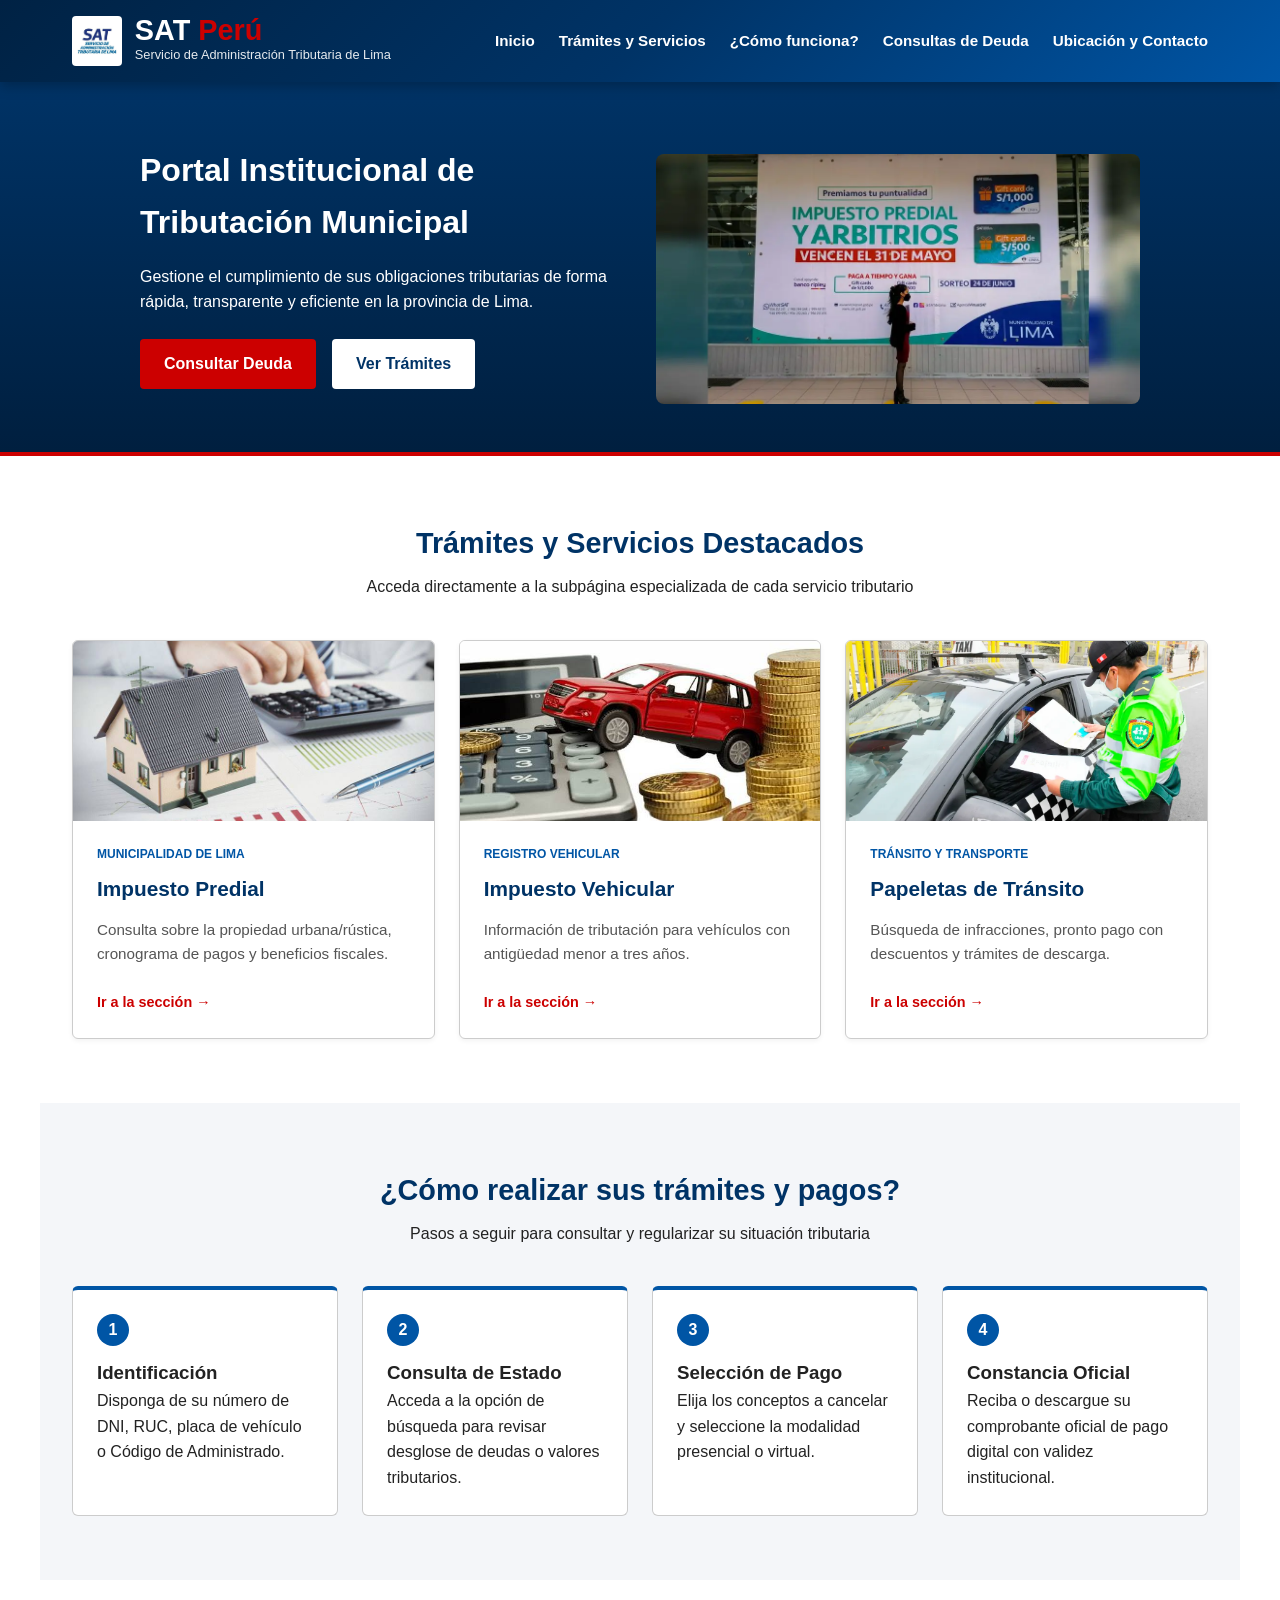
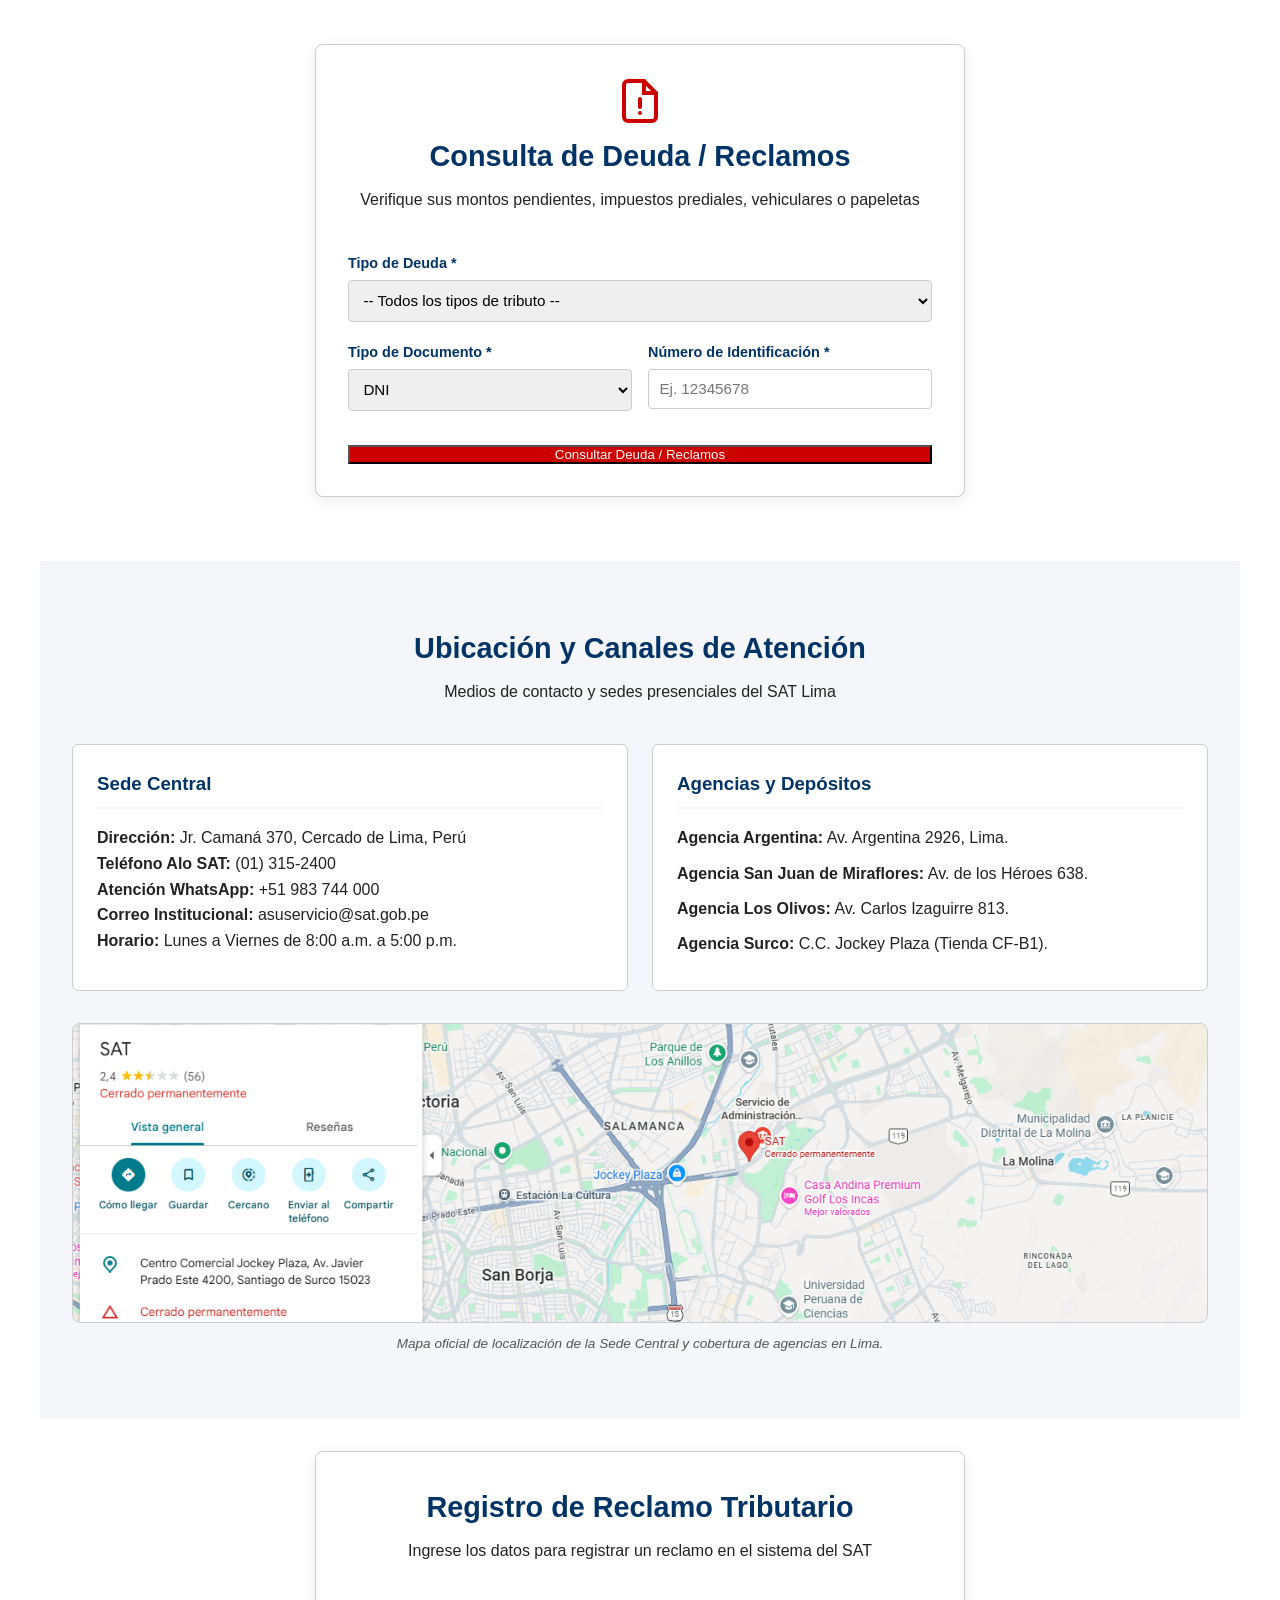
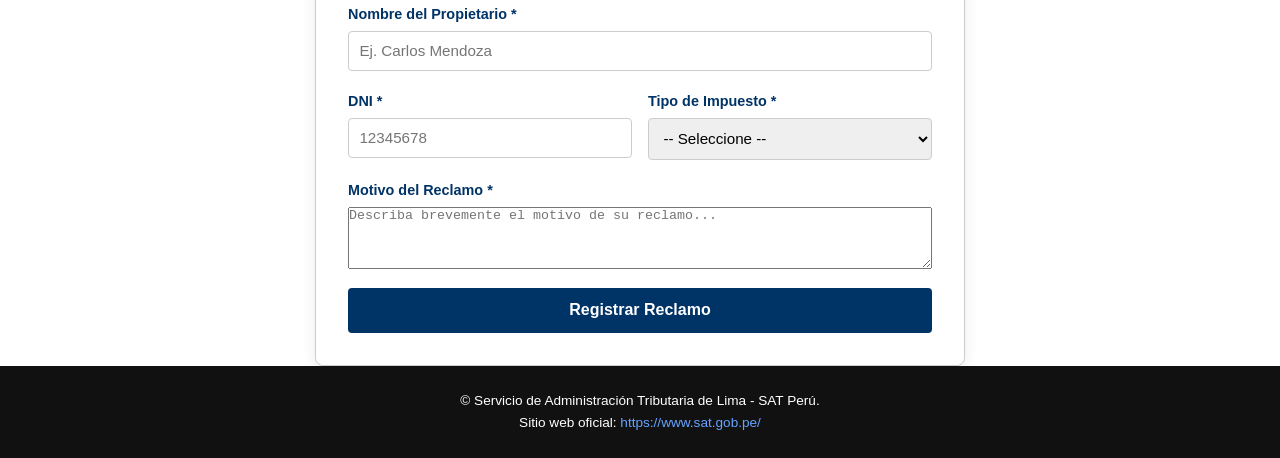
<file: index.html>
<!DOCTYPE html>
<html lang="es">
<head>
    <meta charset="UTF-8">
    <meta name="viewport" content="width=device-width, initial-scale=1.0">
    <meta name="description" content="Servicio de Administración Tributaria de Lima - SAT Perú. Portal de trámites y tributación municipal.">
    <title>SAT Perú - Servicio de Administración Tributaria de Lima</title>
    <link rel="stylesheet" href="css/styles.css">
</head>
<body>

    <!-- Encabezado y Navegación Principal -->
    <header class="main-header">
        <div class="header-container">
            <div class="brand">
                <div class="img-container logo-container">
                    <img src="img/SAT_logo.jpg" alt="Logo SAT Perú" class="adaptive-img">
                </div>
                <div>
                    <h1>SAT <span>Perú</span></h1>
                    <p class="tagline">Servicio de Administración Tributaria de Lima</p>
                </div>
            </div>
            <nav class="main-nav">
    <ul>
        <li><a href="index.html">Inicio</a></li>
        <li><a href="#servicios">Trámites y Servicios</a></li>
        <li><a href="#como-funciona">¿Cómo funciona?</a></li>
        <li><a href="#consultas">Consultas de Deuda</a></li>
        <li><a href="#contacto">Ubicación y Contacto</a></li>
        <!-- NUEVO: Enlace dinámico al Panel -->
        <li id="item-panel" style="display: none;"><a href="panel.html" style="color: #ffc107; font-weight: bold;">Panel de Gestión</a></li>
    </ul>
    <div id="user-info"></div>
</nav>
        </div>
    </header>

    <main>
        <!-- 1. INICIO: Hero Banner con <picture> adaptativo -->
        <section id="inicio" class="hero-section">
            <div class="hero-container">
                <div class="hero-content">
                    <h2>Portal Institucional de Tributación Municipal</h2>
                    <p>Gestione el cumplimiento de sus obligaciones tributarias de forma rápida, transparente y eficiente en la provincia de Lima.</p>
                    <div class="hero-buttons">
                        <a href="#consultas" class="btn btn-primary">Consultar Deuda</a>
                        <a href="#servicios" class="btn btn-secondary">Ver Trámites</a>
                    </div>
                </div>
                <!-- Requerimiento: Imagen adaptativa usando <picture> -->
                <div class="img-container hero-img-container">
                    <picture>
                        <source media="(max-width: 600px)" srcset="img/BannerInicio.jpg">
                        <img src="img/BannerInicio.jpg" alt="Banner Principal SAT" class="adaptive-img">
                    </picture>
                </div>
            </div>
        </section>

        <!-- 2. SERVICIOS / TRÁMITES -->
        <section id="servicios" class="section-container">
            <div class="section-title">
                <h2>Trámites y Servicios Destacados</h2>
                <p>Acceda directamente a la subpágina especializada de cada servicio tributario</p>
            </div>

            <div class="services-nav-grid">
                <a href="ImpuestoPredial.html" class="nav-card">
                    <div class="img-container card-img-container">
                        <img src="img/ImpuestoPredial.jpg" alt="Imagen Impuesto Predial" class="adaptive-img">
                    </div>
                    <div class="card-body">
                        <span class="card-tag">Municipalidad de Lima</span>
                        <h3>Impuesto Predial</h3>
                        <p>Consulta sobre la propiedad urbana/rústica, cronograma de pagos y beneficios fiscales.</p>
                        <span class="card-link">Ir a la sección &rarr;</span>
                    </div>
                </a>

                <a href="ImpuestoVehicular.html" class="nav-card">
                    <div class="img-container card-img-container">
                        <img src="img/ImpuestoVehicular.jpg" alt="Imagen Impuesto Vehicular" class="adaptive-img">
                    </div>
                    <div class="card-body">
                        <span class="card-tag">Registro Vehicular</span>
                        <h3>Impuesto Vehicular</h3>
                        <p>Información de tributación para vehículos con antigüedad menor a tres años.</p>
                        <span class="card-link">Ir a la sección &rarr;</span>
                    </div>
                </a>

                <a href="Papeletas.html" class="nav-card">
                    <div class="img-container card-img-container">
                        <img src="img/Papeletas.jpg" alt="Imagen Papeletas de Tránsito" class="adaptive-img">
                    </div>
                    <div class="card-body">
                        <span class="card-tag">Tránsito y Transporte</span>
                        <h3>Papeletas de Tránsito</h3>
                        <p>Búsqueda de infracciones, pronto pago con descuentos y trámites de descarga.</p>
                        <span class="card-link">Ir a la sección &rarr;</span>
                    </div>
                </a>
            </div>
        </section>

        <!-- 3. CÓMO FUNCIONA -->
        <section id="como-funciona" class="section-container bg-light">
            <div class="section-title">
                <h2>¿Cómo realizar sus trámites y pagos?</h2>
                <p>Pasos a seguir para consultar y regularizar su situación tributaria</p>
            </div>
            <div class="steps-grid">
                <div class="step-card">
                    <span class="step-number">1</span>
                    <h3>Identificación</h3>
                    <p>Disponga de su número de DNI, RUC, placa de vehículo o Código de Administrado.</p>
                </div>
                <div class="step-card">
                    <span class="step-number">2</span>
                    <h3>Consulta de Estado</h3>
                    <p>Acceda a la opción de búsqueda para revisar desglose de deudas o valores tributarios.</p>
                </div>
                <div class="step-card">
                    <span class="step-number">3</span>
                    <h3>Selección de Pago</h3>
                    <p>Elija los conceptos a cancelar y seleccione la modalidad presencial o virtual.</p>
                </div>
                <div class="step-card">
                    <span class="step-number">4</span>
                    <h3>Constancia Oficial</h3>
                    <p>Reciba o descargue su comprobante oficial de pago digital con validez institucional.</p>
                </div>
            </div>
        </section>

<!-- 4. RF-33.1 FORMULARIO Y RF-33.2 TABLA DE RESULTADOS -->
<section id="consultas" class="section-container">
    <div class="form-wrapper">
        <div class="section-title">
            <div class="svg-alert-icon">
                <svg viewBox="0 0 24 24" width="48" height="48" fill="none" stroke="currentColor" stroke-width="2" stroke-linecap="round">
                    <path d="M14 2H6a2 2 0 0 0-2 2v16a2 2 0 0 0 2 2h12a2 2 0 0 0 2-2V8z"></path>
                    <polyline points="14 2 14 8 20 8"></polyline>
                    <line x1="12" y1="18" x2="12.01" y2="18" class="pulse-dot"></line>
                    <line x1="12" y1="11" x2="12" y2="15"></line>
                </svg>
            </div>
            <h2>Consulta de Deuda / Reclamos</h2>
            <p>Verifique sus montos pendientes, impuestos prediales, vehiculares o papeletas</p>
        </div>

        <form id="form-consulta" class="sat-form">
            <div class="form-group">
                <label for="consulta-tipo">Tipo de Deuda *</label>
                <select id="consulta-tipo" name="tipo-deuda" required class="form-control">
                    <option value="TODOS">-- Todos los tipos de tributo --</option>
                    <option value="Impuesto Predial">Impuesto Predial</option>
                    <option value="Impuesto Vehicular">Impuesto Vehicular</option>
                    <option value="Papeletas de Tránsito">Papeletas de Tránsito</option>
                </select>
            </div>

            <div class="form-row">
                <div class="form-group">
                    <label for="consulta-doc-tipo">Tipo de Documento *</label>
                    <select id="consulta-doc-tipo" name="tipo-doc" required class="form-control">
                        <option value="dni">DNI</option>
                    </select>
                </div>
                <div class="form-group">
                    <label for="consulta-dni">Número de Identificación *</label>
                    <input type="text" id="consulta-dni" class="form-control" placeholder="Ej. 12345678" required maxlength="8">
                </div>
            </div>

            <button type="submit" class="btn-primary" style="width: 100%; margin-top: 15px;">Consultar Deuda / Reclamos</button>
        </form>

        <!-- Tabla de Resultados con Espaciado Mejorado -->
        <div id="resultado-busqueda-container" style="margin-top: 35px; display: none;">
            <h3 style="color: #003366; margin-bottom: 15px; font-size: 1.2rem;">Sus Reclamos Registrados</h3>
            <div class="tabla-container" style="overflow-x: auto; width: 100%; border-radius: 6px; box-shadow: 0 2px 8px rgba(0,0,0,0.1);">
                <table class="tabla-reclamos" style="width: 100%; border-collapse: collapse; background-color: #ffffff; text-align: left; font-size: 0.95rem;">
                    <thead>
                        <tr style="background-color: #003366; color: white;">
                            <th style="padding: 12px 16px; min-width: 110px;">Código</th>
                            <th style="padding: 12px 16px; min-width: 140px;">Tipo Impuesto</th>
                            <th style="padding: 12px 16px; min-width: 180px;">Motivo</th>
                            <th style="padding: 12px 16px; min-width: 120px;">Estado</th>
                            <th style="padding: 12px 16px; min-width: 110px;">Fecha</th>
                            <th style="padding: 12px 16px; min-width: 90px; text-align: center;">Acción</th>
                        </tr>
                    </thead>
                    <tbody id="tbody-resultados-consulta">
                        <!-- Contenido dinámico -->
                    </tbody>
                </table>
            </div>
        </div>
    </div>
</section>
        

        <!-- 5. UBICACIÓN Y CONTACTO con <figure> + <figcaption> -->
        <section id="contacto" class="section-container bg-light">
            <div class="section-title">
                <h2>Ubicación y Canales de Atención</h2>
                <p>Medios de contacto y sedes presenciales del SAT Lima</p>
            </div>
            <div class="contact-grid">
                <div class="contact-info">
                    <h3>Sede Central</h3>
                    <p><strong>Dirección:</strong> Jr. Camaná 370, Cercado de Lima, Perú</p>
                    <p><strong>Teléfono Alo SAT:</strong> (01) 315-2400</p>
                    <p><strong>Atención WhatsApp:</strong> +51 983 744 000</p>
                    <p><strong>Correo Institucional:</strong> asuservicio@sat.gob.pe</p>
                    <p><strong>Horario:</strong> Lunes a Viernes de 8:00 a.m. a 5:00 p.m.</p>
                </div>
                <div class="contact-branches">
                    <h3>Agencias y Depósitos</h3>
                    <ul>
                        <li><strong>Agencia Argentina:</strong> Av. Argentina 2926, Lima.</li>
                        <li><strong>Agencia San Juan de Miraflores:</strong> Av. de los Héroes 638.</li>
                        <li><strong>Agencia Los Olivos:</strong> Av. Carlos Izaguirre 813.</li>
                        <li><strong>Agencia Surco:</strong> C.C. Jockey Plaza (Tienda CF-B1).</li>
                    </ul>
                </div>
            </div>

            <!-- Requerimiento: Bloque <figure> + <figcaption> -->
            <figure class="map-figure">
                <div class="img-container map-img-container">
                    <img src="img/Ubicacion.png" alt="Mapa de ubicación Sede Central SAT" class="adaptive-img">
                </div>
                <figcaption>Mapa oficial de localización de la Sede Central y cobertura de agencias en Lima.</figcaption>
            </figure>
        </section>
    </main>


    <!-- FORMULARIO DE REGISTRO DE RECLAMO TRIBUTARIO (RF-33.4) -->
<section class="section-container form-wrapper" style="margin-top: 2rem;">
    <div class="section-title">
        <h2>Registro de Reclamo Tributario</h2>
        <p>Ingrese los datos para registrar un reclamo en el sistema del SAT</p>
    </div>

    <form id="form-reclamo" class="sat-form">
        <div class="form-group">
            <label for="reclamo-nombre">Nombre del Propietario *</label>
            <input type="text" id="reclamo-nombre" required placeholder="Ej. Carlos Mendoza">
        </div>

        <div class="form-row">
            <div class="form-group">
                <label for="reclamo-dni">DNI *</label>
                <input type="text" id="reclamo-dni" maxlength="8" required placeholder="12345678">
            </div>
            <div class="form-group">
                <label for="reclamo-tipo">Tipo de Impuesto *</label>
                <select id="reclamo-tipo" required>
                    <option value="">-- Seleccione --</option>
                    <option value="Predial">Impuesto Predial</option>
                    <option value="Vehicular">Impuesto Vehicular</option>
                    <option value="Arbitrios">Arbitrios Municipales</option>
                </select>
            </div>
        </div>

        <div class="form-group">
            <label for="reclamo-motivo">Motivo del Reclamo *</label>
            <textarea id="reclamo-motivo" rows="4" required placeholder="Describa brevemente el motivo de su reclamo..."></textarea>
        </div>

        <button type="submit" class="btn btn-submit animated-btn">
            <span>Registrar Reclamo</span>
        </button>
    </form>

    <!-- MENSAJE Y CÓDIGO DE SEGUIMIENTO GENERADO -->
    <div id="reclamo-resultado" class="results-container" style="display: none; margin-top: 1.5rem;">
        <div class="mock-alert-message">
            <span class="check-icon">&#10004;</span>
            <div>
                <strong>¡Reclamo Guardado en la Base de Datos!</strong>
                <p>Su código de seguimiento asignado es: <b id="codigo-generado" style="font-size: 1.1rem; color: #003366;"></b></p>
            </div>
        </div>
    </div>
</section>

<footer class="main-footer">
        <div class="footer-container">
            <p>&copy; Servicio de Administración Tributaria de Lima - SAT Perú.</p>
            <p>Sitio web oficial: <a href="https://www.sat.gob.pe/" target="_blank" rel="noopener noreferrer">https://www.sat.gob.pe/</a></p>
        </div>
    </footer>

<!-- Conexión del script de registro -->
<script type="module" src="js/registro.js"></script>
    <!-- Script de JavaScript para simulación e interacción -->
    <script src="js/main.js"></script>
<script type="module">
    import { verificarSesion } from './js/auth.js';

    document.addEventListener('DOMContentLoaded', () => {
        const usuarioGuardado = sessionStorage.getItem('usuario');
        
        if (usuarioGuardado) {
            const usuario = JSON.parse(usuarioGuardado);
            // Si el rol es admin o empleado, se muestra el enlace al Panel de Gestión
            if (usuario.rol === 'admin' || usuario.rol === 'empleado') {
                const itemPanel = document.getElementById('item-panel');
                if (itemPanel) itemPanel.style.display = 'inline-block';
            }
        }
    });
</script>
</body>
</html>
</file>
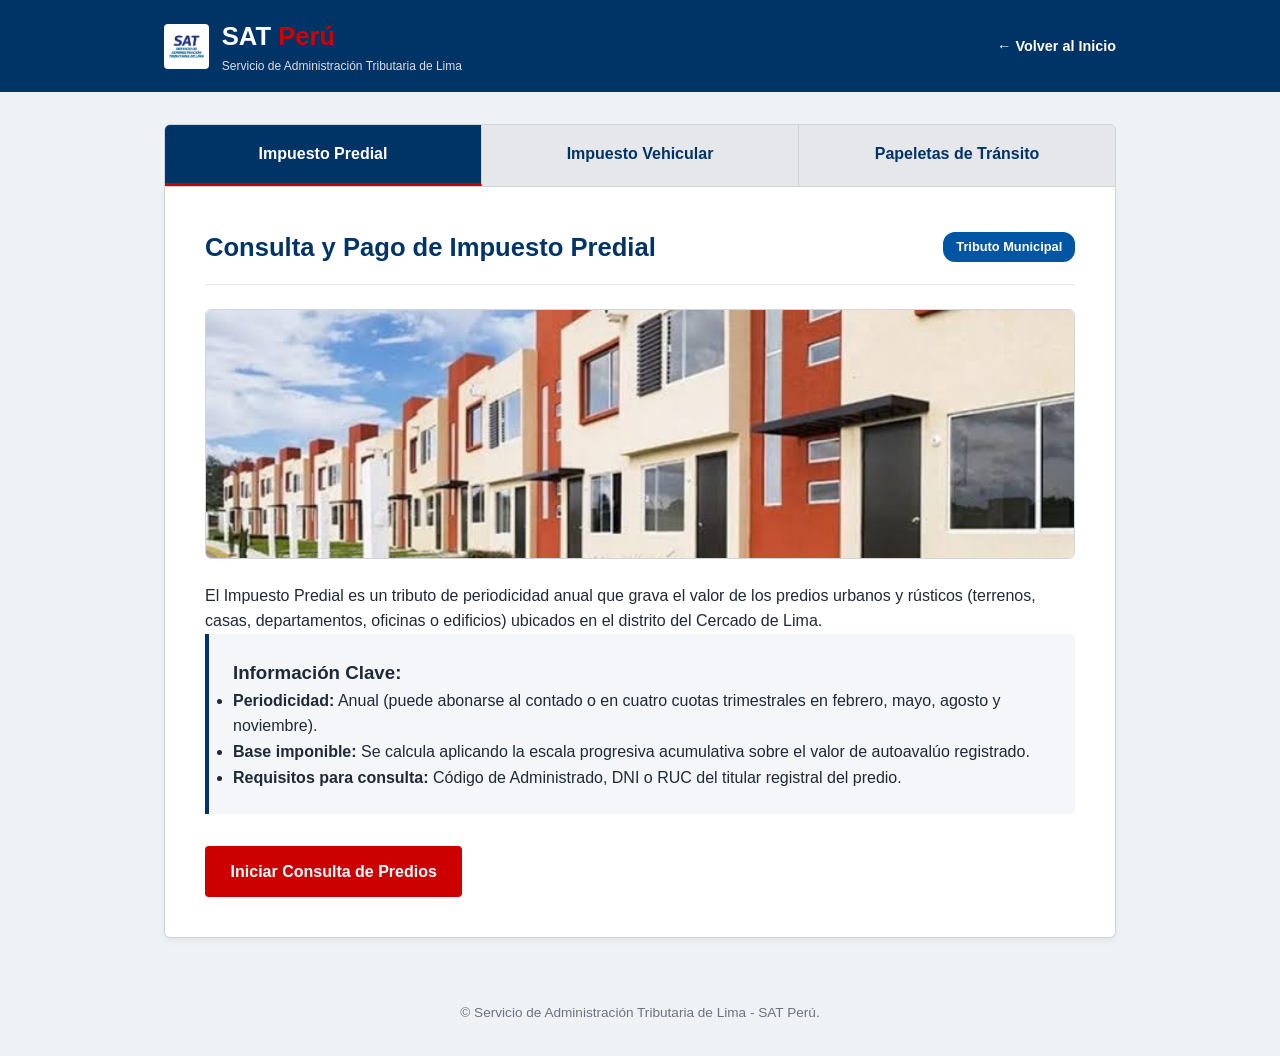
<file: ImpuestoPredial.html>
<!DOCTYPE html>
<html lang="es">
<head>
    <meta charset="UTF-8">
    <meta name="viewport" content="width=device-width, initial-scale=1.0">
    <title>Consulta y Pago de Impuesto Predial - SAT Perú</title>
    <link rel="stylesheet" href="css/ImpuestoPredial.css">
</head>
<body>

    <header class="sub-header">
        <div class="header-container">
            <div class="brand">
                <div class="img-container logo-container">
                    <img src="img/SAT_logo.jpg" alt="Logo SAT" class="adaptive-img">
                </div>
                <div>
                    <h1>SAT <span>Perú</span></h1>
                    <p class="tagline">Servicio de Administración Tributaria de Lima</p>
                </div>
            </div>
            <nav class="sub-nav">
                <a href="index.html">&larr; Volver al Inicio</a>
            </nav>
        </div>
    </header>

    <main class="page-container">
        <!-- Submenú de Navegación de Trámites -->
        <nav class="subpages-tabs">
            <a href="ImpuestoPredial.html" class="tab-item active">Impuesto Predial</a>
            <a href="ImpuestoVehicular.html" class="tab-item">Impuesto Vehicular</a>
            <a href="Papeletas.html" class="tab-item">Papeletas de Tránsito</a>
        </nav>

        <!-- Tarjeta de Contenido Principal -->
        <section class="content-card">
            <header class="card-header">
                <h2>Consulta y Pago de Impuesto Predial</h2>
                <span class="badge">Tributo Municipal</span>
            </header>

            <!-- Imagen Descriptiva de la Sección -->
            <div class="img-container detail-img-container">
                <img src="img/PredioUrbano.jpg" alt="Predio Urbano / Vivienda" class="adaptive-img">
            </div>

            <p class="description">
                El Impuesto Predial es un tributo de periodicidad anual que grava el valor de los predios urbanos y rústicos (terrenos, casas, departamentos, oficinas o edificios) ubicados en el distrito del Cercado de Lima.
            </p>

            <div class="info-box">
                <h3>Información Clave:</h3>
                <ul>
                    <li><strong>Periodicidad:</strong> Anual (puede abonarse al contado o en cuatro cuotas trimestrales en febrero, mayo, agosto y noviembre).</li>
                    <li><strong>Base imponible:</strong> Se calcula aplicando la escala progresiva acumulativa sobre el valor de autoavalúo registrado.</li>
                    <li><strong>Requisitos para consulta:</strong> Código de Administrado, DNI o RUC del titular registral del predio.</li>
                </ul>
            </div>

            <div class="action-container">
                <a href="index.html#consultas" class="btn btn-danger">Iniciar Consulta de Predios</a>
            </div>
        </section>
    </main>

    <footer class="main-footer">
        <p>&copy; Servicio de Administración Tributaria de Lima - SAT Perú.</p>
    </footer>

</body>
</html>
</file>
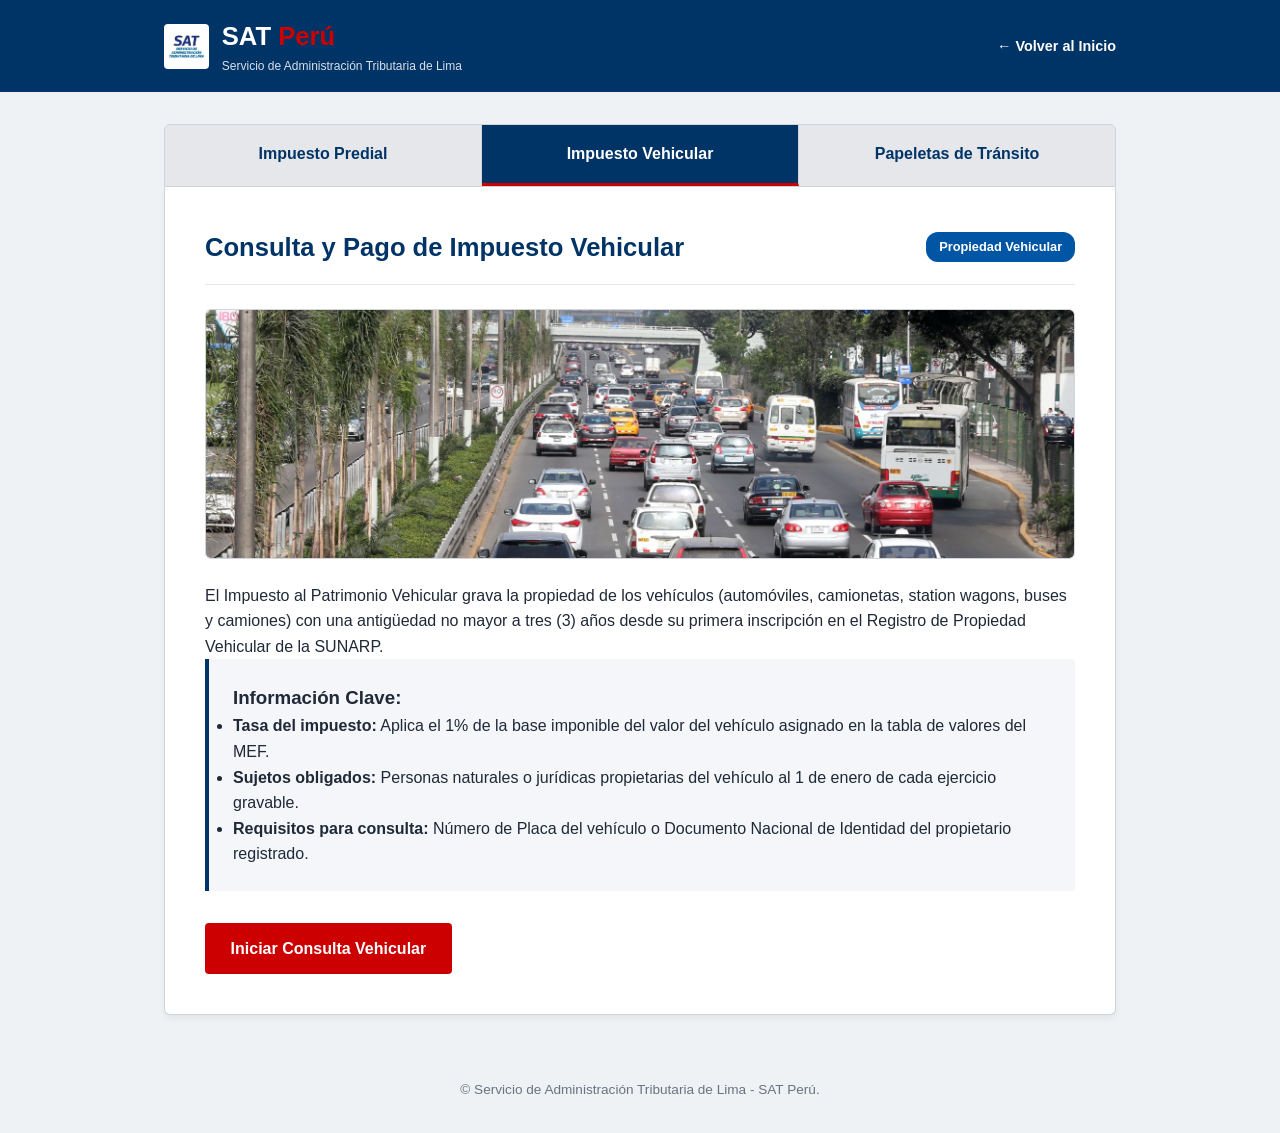
<file: ImpuestoVehicular.html>
<!DOCTYPE html>
<html lang="es">
<head>
    <meta charset="UTF-8">
    <meta name="viewport" content="width=device-width, initial-scale=1.0">
    <title>Consulta y Pago de Impuesto Vehicular - SAT Perú</title>
    <link rel="stylesheet" href="css/ImpuestoVehicular.css">
</head>
<body>

    <header class="sub-header">
        <div class="header-container">
            <div class="brand">
                <div class="img-container logo-container">
                    <img src="img/SAT_logo.jpg" alt="Logo SAT" class="adaptive-img">
                </div>
                <div>
                    <h1>SAT <span>Perú</span></h1>
                    <p class="tagline">Servicio de Administración Tributaria de Lima</p>
                </div>
            </div>
            <nav class="sub-nav">
                <a href="index.html">&larr; Volver al Inicio</a>
            </nav>
        </div>
    </header>

    <main class="page-container">
        <!-- Submenú de Navegación de Trámites -->
        <nav class="subpages-tabs">
            <a href="ImpuestoPredial.html" class="tab-item">Impuesto Predial</a>
            <a href="ImpuestoVehicular.html" class="tab-item active">Impuesto Vehicular</a>
            <a href="Papeletas.html" class="tab-item">Papeletas de Tránsito</a>
        </nav>

        <!-- Tarjeta de Contenido Principal -->
        <section class="content-card">
            <header class="card-header">
                <h2>Consulta y Pago de Impuesto Vehicular</h2>
                <span class="badge">Propiedad Vehicular</span>
            </header>

            <!-- Imagen Descriptiva de la Sección -->
            <div class="img-container detail-img-container">
                <img src="img/ParqueAutomotor.jpg" alt="Vehículo o parque automotor" class="adaptive-img">
            </div>

            <p class="description">
                El Impuesto al Patrimonio Vehicular grava la propiedad de los vehículos (automóviles, camionetas, station wagons, buses y camiones) con una antigüedad no mayor a tres (3) años desde su primera inscripción en el Registro de Propiedad Vehicular de la SUNARP.
            </p>

            <div class="info-box">
                <h3>Información Clave:</h3>
                <ul>
                    <li><strong>Tasa del impuesto:</strong> Aplica el 1% de la base imponible del valor del vehículo asignado en la tabla de valores del MEF.</li>
                    <li><strong>Sujetos obligados:</strong> Personas naturales o jurídicas propietarias del vehículo al 1 de enero de cada ejercicio gravable.</li>
                    <li><strong>Requisitos para consulta:</strong> Número de Placa del vehículo o Documento Nacional de Identidad del propietario registrado.</li>
                </ul>
            </div>

            <div class="action-container">
                <a href="index.html#consultas" class="btn btn-danger">Iniciar Consulta Vehicular</a>
            </div>
        </section>
    </main>

    <footer class="main-footer">
        <p>&copy; Servicio de Administración Tributaria de Lima - SAT Perú.</p>
    </footer>

</body>
</html>
</file>
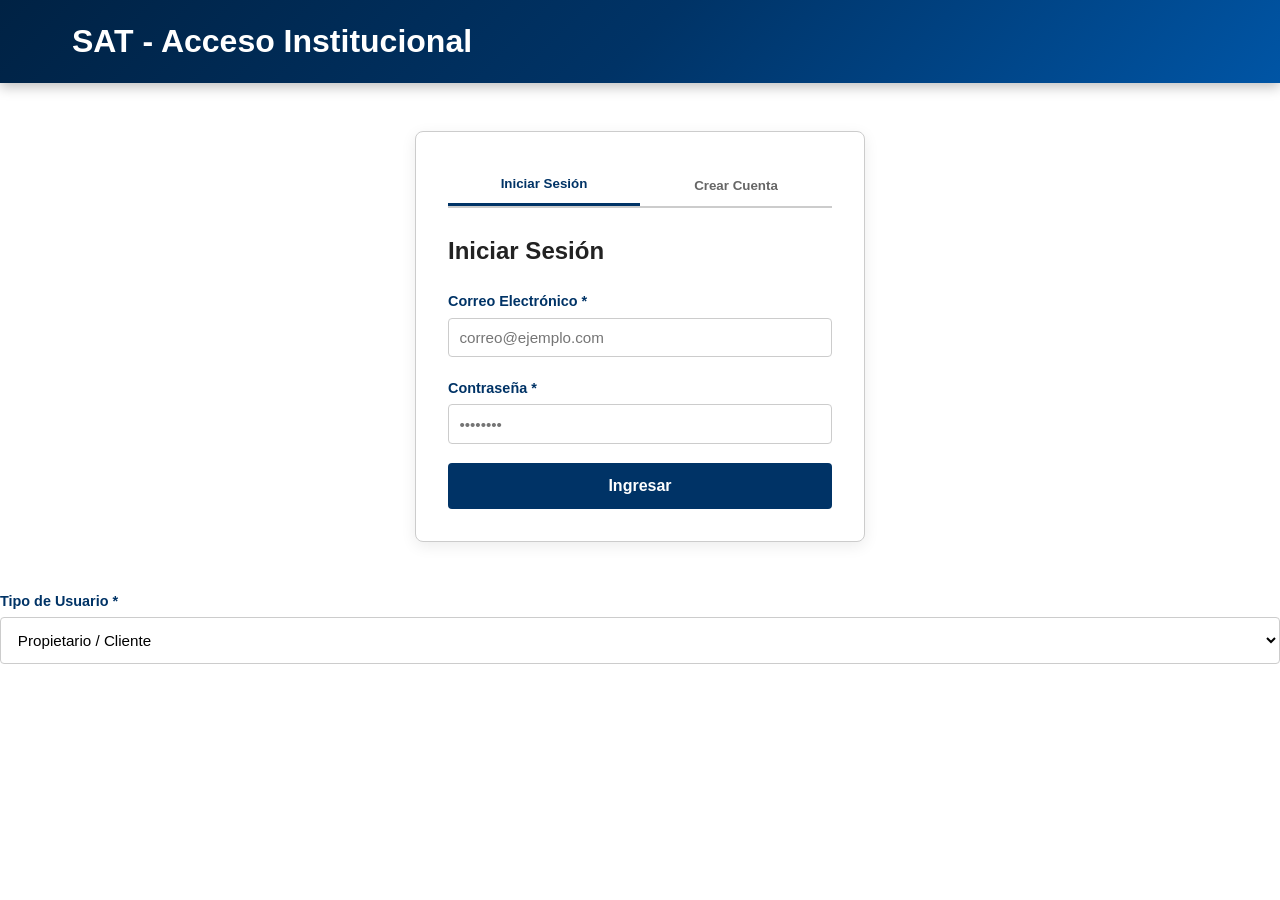
<file: login.html>
<!DOCTYPE html>
<html lang="es">
<head>
    <meta charset="UTF-8">
    <meta name="viewport" content="width=device-width, initial-scale=1.0">
    <title>SAT Perú - Autenticación de Usuario</title>
    <link rel="stylesheet" href="css/styles.css">
</head>
<body>
    <header class="main-header">
        <div class="header-container">
            <div class="logo-area">
                <h1>SAT - Acceso Institucional</h1>
            </div>
        </div>
    </header>

    <main class="main-content">
        <section class="section-container form-wrapper" style="max-width: 450px; margin: 3rem auto;">
            <div class="auth-tabs">
                <button type="button" id="tab-login" class="auth-tab active">Iniciar Sesión</button>
                <button type="button" id="tab-register" class="auth-tab">Crear Cuenta</button>
            </div>

            <!-- FORMULARIO DE INICIO DE SESIÓN -->
            <form id="form-login" class="sat-form">
                <h2>Iniciar Sesión</h2>
                <div class="form-group">
                    <label for="login-correo">Correo Electrónico *</label>
                    <input type="email" id="login-correo" required placeholder="correo@ejemplo.com">
                </div>
                <div class="form-group">
                    <label for="login-password">Contraseña *</label>
                    <input type="password" id="login-password" required placeholder="••••••••">
                </div>
                <button type="submit" class="btn btn-submit animated-btn">
                    <span>Ingresar</span>
                </button>
            </form>

            <!-- FORMULARIO DE REGISTRO -->
            <form id="form-register" class="sat-form" style="display: none;">
                <h2>Crear Cuenta</h2>
                <div class="form-group">
                    <label for="reg-nombre">Nombre Completo *</label>
                    <input type="text" id="reg-nombre" required placeholder="Juan Pérez">
                </div>
                <div class="form-group">
                    <label for="reg-correo">Correo Electrónico *</label>
                    <input type="email" id="reg-correo" required placeholder="correo@ejemplo.com">
                </div>
                <div class="form-group">
                    <label for="reg-password">Contraseña *</label>
                    <input type="password" id="reg-password" required placeholder="••••••••">
                </div>
                <button type="submit" class="btn btn-submit animated-btn">
                    <span>Registrarse</span>
                </button>
            </form>

            <div id="auth-msg" class="mock-alert-message" style="display: none; margin-top: 1rem;"></div>
        </section>

        <div class="form-group">
    <label for="reg-rol">Tipo de Usuario *</label>
    <select id="reg-rol" required style="width: 100%; padding: 0.8rem; border: 1px solid #ccc; border-radius: 4px; background: #fff;">
        <option value="cliente">Propietario / Cliente</option>
        <option value="empleado">Empleado</option>
        <option value="admin">Administrador</option>
    </select>
</div>
    </main>

<script type="module" src="js/login.js"></script>
</body>
</html>
</file>
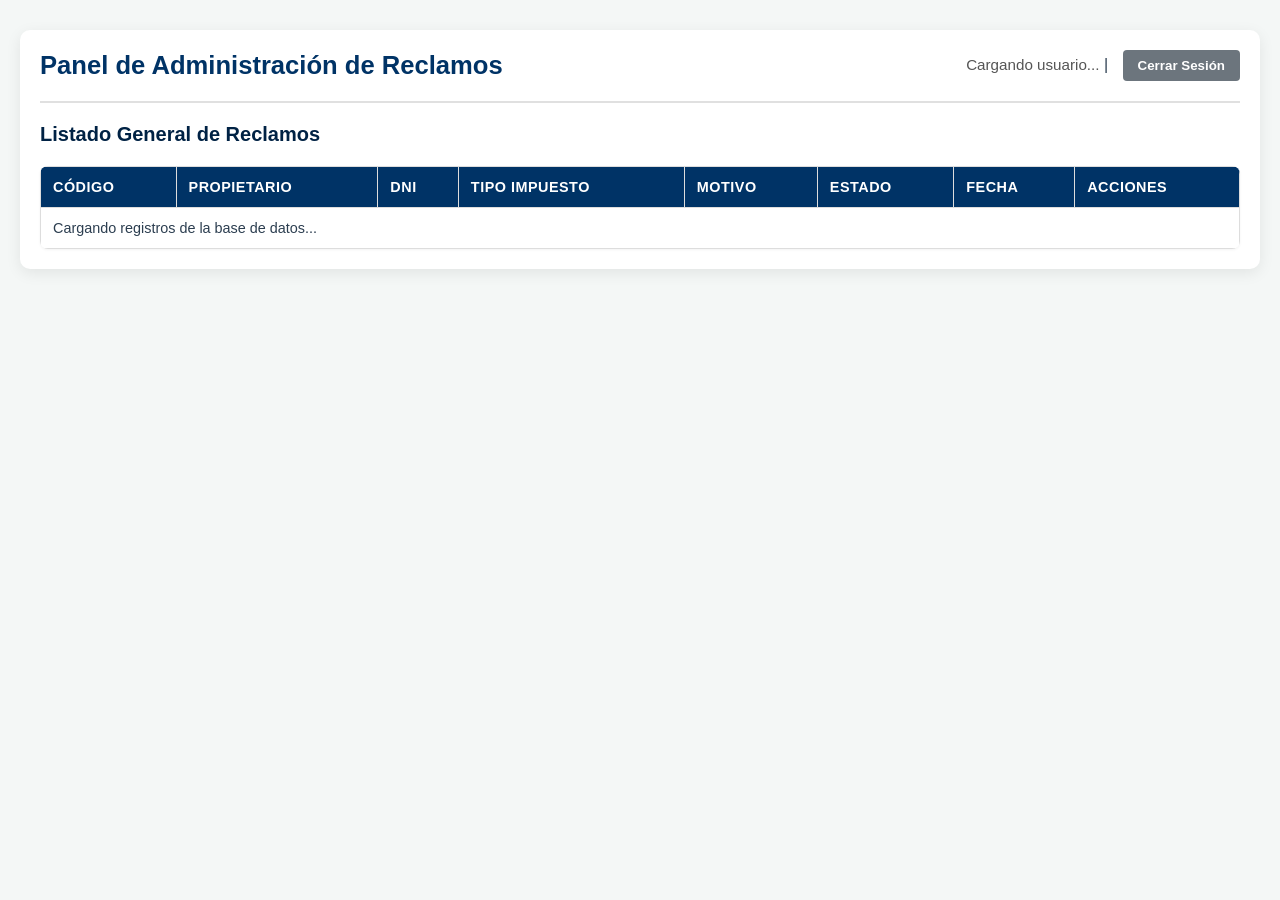
<file: panel.html>
<!DOCTYPE html>
<html lang="es">
<head>
    <meta charset="UTF-8">
    <meta name="viewport" content="width=device-width, initial-scale=1.0">
    <title>Panel de Gestión - Reclamos Tributarios</title>
    <link rel="stylesheet" href="css/panel.css">
    <style>
        .panel-container { max-width: 1200px; margin: 30px auto; padding: 20px; }
        .header-panel { display: flex; justify-content: space-between; align-items: center; margin-bottom: 20px; }
        .tabla-reclamos { width: 100%; border-collapse: collapse; margin-top: 20px; background: #fff; }
        .tabla-reclamos th, .tabla-reclamos td { padding: 12px; border: 1px solid #ddd; text-align: left; }
        .tabla-reclamos th { background-color: #003366; color: white; }
        .badge { padding: 4px 8px; border-radius: 4px; font-weight: bold; font-size: 0.85em; }
        .badge-registrado { background-color: #ffeeba; color: #856404; }
        .badge-atendido { background-color: #d4edda; color: #155724; }
        .badge-rechazado { background-color: #f8d7da; color: #721c24; }
        .btn-accion { padding: 6px 10px; margin-right: 5px; cursor: pointer; border: none; border-radius: 3px; }
        .btn-editar { background-color: #ffc107; color: #000; }
        .btn-eliminar { background-color: #dc3545; color: #fff; }
        .btn-logout { background-color: #6c757d; color: white; padding: 8px 15px; border-radius: 4px; cursor: pointer; border: none; }
    </style>
</head>
<body>

    <div class="panel-container">
        <div class="header-panel">
            <h2>Panel de Administración de Reclamos</h2>
            <div>
                <span id="info-usuario">Cargando usuario...</span> | 
                <button id="btn-cerrar-sesion" class="btn-logout">Cerrar Sesión</button>
            </div>
        </div>

        <h3>Listado General de Reclamos</h3>

        <table class="tabla-reclamos">
            <thead>
                <tr>
                    <th>Código</th>
                    <th>Propietario</th>
                    <th>DNI</th>
                    <th>Tipo Impuesto</th>
                    <th>Motivo</th>
                    <th>Estado</th>
                    <th>Fecha</th>
                    <th>Acciones</th>
                </tr>
            </thead>
            <tbody id="tabla-cuerpo">
                <tr>
                    <td colspan="8">Cargando registros de la base de datos...</td>
                </tr>
            </tbody>
        </table>
    </div>

    <script type="module" src="js/panel-vista.js"></script>
</body>
</html>
</file>
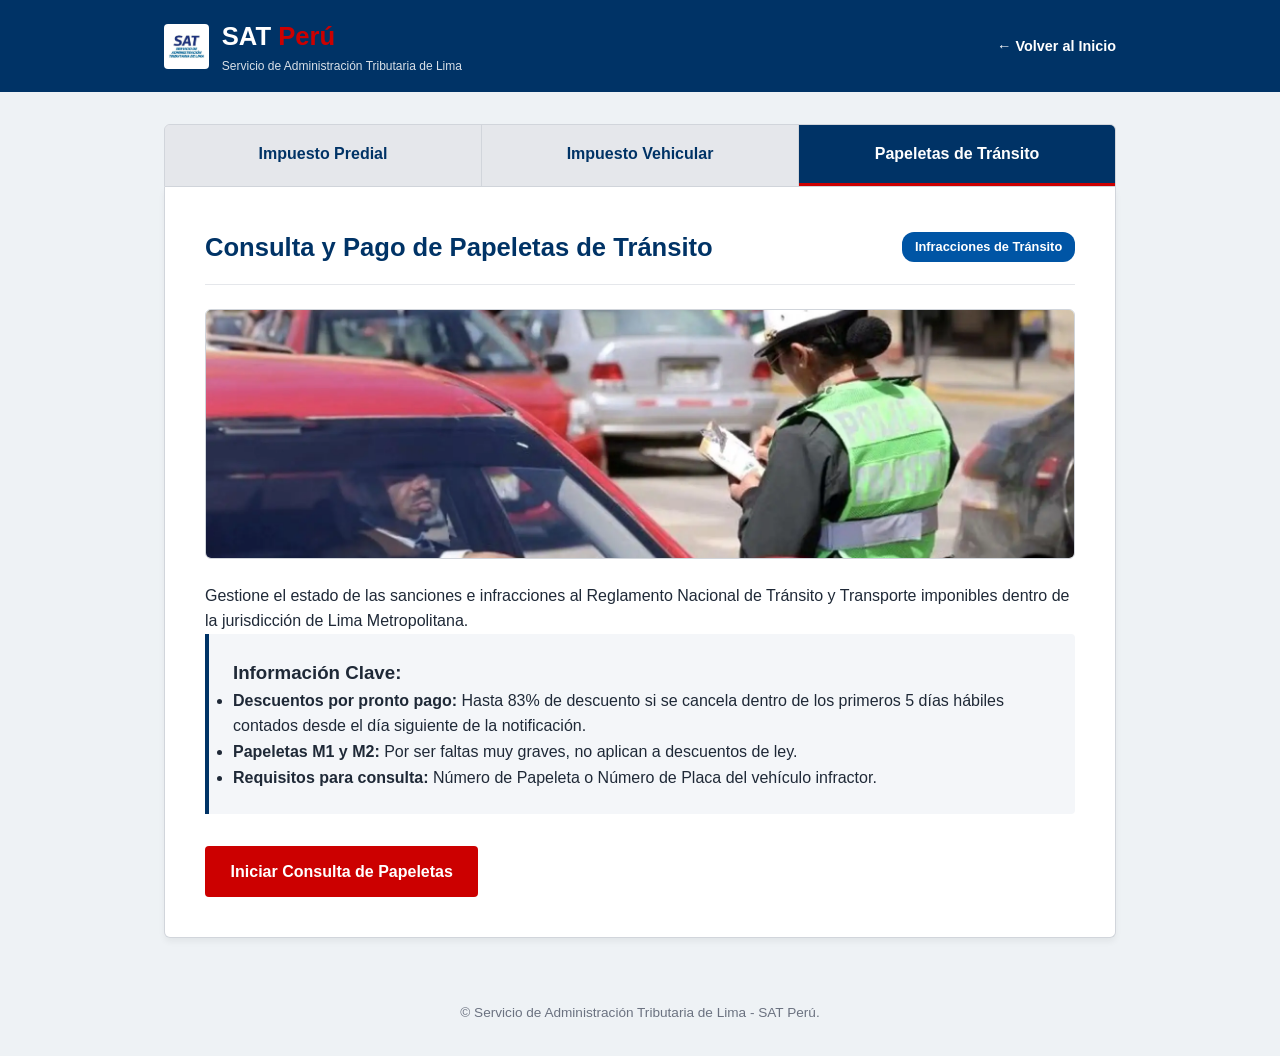
<file: Papeletas.html>
<!DOCTYPE html>
<html lang="es">
<head>
    <meta charset="UTF-8">
    <meta name="viewport" content="width=device-width, initial-scale=1.0">
    <title>Consulta y Pago de Papeletas de Tránsito - SAT Perú</title>
    <link rel="stylesheet" href="css/Papeletas.css">
</head>
<body>

    <header class="sub-header">
        <div class="header-container">
            <div class="brand">
                <div class="img-container logo-container">
                    <img src="img/SAT_logo.jpg" alt="Logo SAT" class="adaptive-img">
                </div>
                <div>
                    <h1>SAT <span>Perú</span></h1>
                    <p class="tagline">Servicio de Administración Tributaria de Lima</p>
                </div>
            </div>
            <nav class="sub-nav">
                <a href="index.html">&larr; Volver al Inicio</a>
            </nav>
        </div>
    </header>

    <main class="page-container">
        <!-- Submenú de Navegación de Trámites -->
        <nav class="subpages-tabs">
            <a href="ImpuestoPredial.html" class="tab-item">Impuesto Predial</a>
            <a href="ImpuestoVehicular.html" class="tab-item">Impuesto Vehicular</a>
            <a href="Papeletas.html" class="tab-item active">Papeletas de Tránsito</a>
        </nav>

        <!-- Tarjeta de Contenido Principal -->
        <section class="content-card">
            <header class="card-header">
                <h2>Consulta y Pago de Papeletas de Tránsito</h2>
                <span class="badge">Infracciones de Tránsito</span>
            </header>

            <!-- Imagen Descriptiva de la Sección -->
            <div class="img-container detail-img-container">
                <img src="img/Papeleta2.jpg" alt="Papeletas e infracciones de tránsito" class="adaptive-img">
            </div>

            <p class="description">
                Gestione el estado de las sanciones e infracciones al Reglamento Nacional de Tránsito y Transporte imponibles dentro de la jurisdicción de Lima Metropolitana.
            </p>

            <div class="info-box">
                <h3>Información Clave:</h3>
                <ul>
                    <li><strong>Descuentos por pronto pago:</strong> Hasta 83% de descuento si se cancela dentro de los primeros 5 días hábiles contados desde el día siguiente de la notificación.</li>
                    <li><strong>Papeletas M1 y M2:</strong> Por ser faltas muy graves, no aplican a descuentos de ley.</li>
                    <li><strong>Requisitos para consulta:</strong> Número de Papeleta o Número de Placa del vehículo infractor.</li>
                </ul>
            </div>

            <div class="action-container">
                <a href="index.html#consultas" class="btn btn-danger">Iniciar Consulta de Papeletas</a>
            </div>
        </section>
    </main>

    <footer class="main-footer">
        <p>&copy; Servicio de Administración Tributaria de Lima - SAT Perú.</p>
    </footer>

</body>
</html>
</file>
<file: css/styles.css>
/* ==========================================================================
   ESTILOS BASE E INDEX PRINCIPAL CON MEJORAS DE CSS3
   ========================================================================== */
:root {
    --primary-color: #003366;
    --secondary-color: #0055a5;
    --accent-color: #cc0000;
    --alert-bg: #ffe6e6;
    --alert-border: #ff4d4d;
    --bg-light: #f4f6f9;
    --text-color: #222222;
    --border-color: #cccccc;
    --white: #ffffff;
}

* {
    margin: 0;
    padding: 0;
    box-sizing: border-box;
}

html {
    scroll-behavior: smooth;
}

body {
    font-family: Arial, Helvetica, sans-serif;
    line-height: 1.6;
    color: var(--text-color);
    background-color: var(--white);
}

/* --------------------------------------------------------------------------
   ADAPTABILIDAD DE IMÁGENES
   -------------------------------------------------------------------------- */
.img-container {
    width: 100%;
    background-color: #e2e8f0;
    position: relative;
    overflow: hidden;
    display: flex;
    justify-content: center;
    align-items: center;
}

.adaptive-img {
    width: 100%;
    height: 100%;
    object-fit: cover;
    display: block;
}

.logo-container {
    width: 50px;
    height: 50px;
    border-radius: 4px;
}

.hero-img-container {
    height: 250px;
    border-radius: 8px;
    margin-top: 1.5rem;
}

.card-img-container {
    height: 180px;
}

.map-img-container {
    height: 300px;
    border-radius: 8px;
    margin-top: 2rem;
    border: 1px solid var(--border-color);
}

/* --------------------------------------------------------------------------
   EFECTO: DEGRADADO EN EL ENCABEZADO
   -------------------------------------------------------------------------- */
.main-header {
    /* Degradado en el encabezado */
    background: linear-gradient(135deg, #002244 0%, var(--primary-color) 50%, var(--secondary-color) 100%);
    color: var(--white);
    position: sticky;
    top: 0;
    z-index: 1000;
    box-shadow: 0 4px 12px rgba(0, 0, 0, 0.25);
}

.header-container {
    max-width: 1200px;
    margin: 0 auto;
    display: flex;
    justify-content: space-between;
    align-items: center;
    padding: 1rem 2rem;
}

.brand {
    display: flex;
    align-items: center;
    gap: 0.8rem;
}

.brand h1 {
    font-size: 1.8rem;
    font-weight: bold;
    line-height: 1;
}

.brand h1 span {
    color: var(--accent-color);
}

.brand .tagline {
    font-size: 0.8rem;
    opacity: 0.9;
}

/* TRANSICIÓN 3: COLOR EN EL MENÚ */
.main-nav ul {
    display: flex;
    list-style: none;
    gap: 1.5rem;
}

.main-nav a {
    color: var(--white);
    text-decoration: none;
    font-weight: bold;
    font-size: 0.95rem;
    /* Transición suave de color */
    transition: color 0.3s ease-in-out, transform 0.2s ease;
}

.main-nav a:hover,
.main-nav a:focus {
    color: #ffcc00;
    transform: translateY(-2px);
}

/* HERO SECTION */
.hero-section {
    background: linear-gradient(180deg, var(--primary-color) 0%, #001f3f 100%);
    color: var(--white);
    padding: 3rem 2rem;
    border-bottom: 4px solid var(--accent-color);
}

.hero-container {
    max-width: 1000px;
    margin: 0 auto;
    display: grid;
    grid-template-columns: 1fr 1fr;
    gap: 2rem;
    align-items: center;
}

.hero-content h2 { font-size: 2rem; margin-bottom: 1rem; }
.hero-content p { font-size: 1rem; margin-bottom: 1.5rem; }

.hero-buttons { display: flex; gap: 1rem; }

.btn {
    display: inline-block;
    padding: 0.75rem 1.5rem;
    font-size: 1rem;
    font-weight: bold;
    text-decoration: none;
    border-radius: 4px;
    border: none;
    cursor: pointer;
}

.btn-primary { background-color: var(--accent-color); color: var(--white); }
.btn-secondary { background-color: var(--white); color: var(--primary-color); }

.section-container {
    max-width: 1200px;
    margin: 0 auto;
    padding: 4rem 2rem;
}

.bg-light { background-color: var(--bg-light); }

.section-title { text-align: center; margin-bottom: 2.5rem; }
.section-title h2 { color: var(--primary-color); font-size: 1.8rem; margin-bottom: 0.5rem; }

/* SERVICIOS / CARDS */
.services-nav-grid {
    display: grid;
    grid-template-columns: repeat(auto-fit, minmax(280px, 1fr));
    gap: 1.5rem;
}

.nav-card {
    background-color: var(--white);
    border: 1px solid var(--border-color);
    border-radius: 6px;
    overflow: hidden;
    text-decoration: none;
    color: var(--text-color);
    box-shadow: 0 2px 5px rgba(0,0,0,0.05);
    transition: transform 0.3s ease, box-shadow 0.3s ease;
    display: flex;
    flex-direction: column;
}

.nav-card:hover {
    transform: translateY(-5px);
    box-shadow: 0 8px 15px rgba(0,0,0,0.15);
}

.card-body { padding: 1.5rem; display: flex; flex-direction: column; flex-grow: 1; }
.card-tag { font-size: 0.75rem; color: var(--secondary-color); font-weight: bold; text-transform: uppercase; margin-bottom: 0.5rem; }
.nav-card h3 { color: var(--primary-color); margin-bottom: 0.8rem; font-size: 1.3rem; }
.nav-card p { font-size: 0.95rem; color: #555555; margin-bottom: 1.5rem; flex-grow: 1; }
.card-link { font-weight: bold; color: var(--accent-color); font-size: 0.9rem; }

/* PASOS */
.steps-grid { display: grid; grid-template-columns: repeat(auto-fit, minmax(220px, 1fr)); gap: 1.5rem; }
.step-card { background-color: var(--white); padding: 1.5rem; border-radius: 6px; border: 1px solid var(--border-color); border-top: 4px solid var(--secondary-color); }
.step-number { display: inline-block; background-color: var(--secondary-color); color: var(--white); width: 32px; height: 32px; border-radius: 50%; line-height: 32px; text-align: center; font-weight: bold; margin-bottom: 0.75rem; }

/* --------------------------------------------------------------------------
   FORMULARIO Y EFECTO: ÍCONO SVG ANIMADO
   -------------------------------------------------------------------------- */
.form-wrapper {
    max-width: 650px;
    margin: 0 auto;
    background-color: var(--white);
    padding: 2rem;
    border-radius: 8px;
    box-shadow: 0 4px 15px rgba(0,0,0,0.08);
    border: 1px solid var(--border-color);
}

/* Ícono SVG Animado */
.svg-alert-icon {
    display: flex;
    justify-content: center;
    margin-bottom: 0.5rem;
    color: var(--accent-color);
}

.svg-alert-icon svg {
    animation: floatIcon 3s ease-in-out infinite;
}

.pulse-dot {
    animation: pulseDot 1.2s infinite alternate;
}

@keyframes floatIcon {
    0%, 100% { transform: translateY(0); }
    50% { transform: translateY(-6px); }
}

@keyframes pulseDot {
    0% { opacity: 0.2; }
    100% { opacity: 1; stroke-width: 3; }
}

.sat-form { display: flex; flex-direction: column; gap: 1.2rem; }
.form-row { display: flex; gap: 1rem; }
.form-group { display: flex; flex-direction: column; flex: 1; }
.form-group label { font-weight: bold; margin-bottom: 0.3rem; font-size: 0.9rem; color: var(--primary-color); }
.form-group input, .form-group select { padding: 0.65rem; border: 1px solid var(--border-color); border-radius: 4px; font-size: 0.95rem; }

/* TRANSICIÓN 2 Y ANIMACIÓN 2: BOTÓN DE CONSULTA ANIMADO */
.animated-btn {
    background-color: var(--primary-color);
    color: var(--white);
    width: 100%;
    padding: 0.85rem;
    /* Transición en el botón de consulta */
    transition: background-color 0.3s ease, transform 0.1s ease, box-shadow 0.3s ease;
    position: relative;
    overflow: hidden;
}

.animated-btn:hover {
    background-color: var(--secondary-color);
    box-shadow: 0 4px 12px rgba(0, 85, 165, 0.3);
}

/* Confirmación animada al presionar (Active State) */
.animated-btn:active {
    transform: scale(0.98);
    background-color: #001f3f;
    animation: clickPulse 0.4s ease-out;
}

@keyframes clickPulse {
    0% { box-shadow: 0 0 0 0 rgba(0, 85, 165, 0.7); }
    100% { box-shadow: 0 0 0 14px rgba(0, 85, 165, 0); }
}

/* --------------------------------------------------------------------------
   RF-33.2: TABLA DE RESULTADOS CON ANIMACIONES Y SOMBRA
   -------------------------------------------------------------------------- */
/* EFECTO 1: SOMBRA EN EL BLOQUE DE RESULTADOS Y ANIMACIÓN 3: APARICIÓN PROGRESIVA */
/* Contenedor de resultados oculto por defecto */
.results-container {
    display: none;
    max-width: 900px;
    margin: 3rem auto 0 auto;
    background-color: var(--white);
    border-radius: 8px;
    padding: 1.5rem;
    box-shadow: 0 10px 25px rgba(0, 0, 0, 0.12);
    border: 1px solid var(--border-color);
}

/* Activación controlada por JavaScript */
.results-container.active {
    display: block;
    animation: fadeInUp 0.8s cubic-bezier(0.16, 1, 0.3, 1) forwards;
}   

@keyframes fadeInUp {
    from {
        opacity: 0;
        transform: translateY(25px);
    }
    to {
        opacity: 1;
        transform: translateY(0);
    }
}

.results-header {
    border-bottom: 2px solid var(--bg-light);
    padding-bottom: 0.8rem;
    margin-bottom: 1.2rem;
}

.results-header h3 { color: var(--primary-color); font-size: 1.3rem; }
.results-header p { font-size: 0.85rem; color: #666; }

.table-responsive {
    overflow-x: auto;
}

.results-table {
    width: 100%;
    border-collapse: collapse;
    text-align: left;
    font-size: 0.95rem;
}

.results-table th {
    background-color: var(--primary-color);
    color: var(--white);
    padding: 0.85rem;
    font-weight: bold;
}

.results-table td {
    padding: 0.85rem;
    border-bottom: 1px solid var(--border-color);
}

/* ANIMACIÓN 1 Y TRANSICIÓN 1: FILAS VENCIDAS CON COLOR DE ALERTA */
.row-vencida {
    background-color: var(--alert-bg);
    /* Transición de color en filas vencidas */
    transition: background-color 0.4s ease, transform 0.2s ease;
    /* Animación de pulsación de alerta continua */
    animation: alertPulse 1s infinite alternate;
}

.row-vencida:hover {
    background-color: #ffcccc;
    transform: scale(1.005);
}

@keyframes alertPulse {
    0% { background-color: #fff0f0; }
    100% { background-color: #ffd6d6; }
}

.row-pendiente {
    transition: background-color 0.3s ease;
}

.row-pendiente:hover {
    background-color: #f9f9f9;
}

/* Badges de estado */
.status-badge {
    padding: 0.25rem 0.6rem;
    border-radius: 12px;
    font-size: 0.8rem;
    font-weight: bold;
}

.status-badge.alert {
    background-color: var(--accent-color);
    color: var(--white);
}

.status-badge.pending {
    background-color: #e6b800;
    color: #111;
}

/* CONTACTO */
.contact-grid { display: grid; grid-template-columns: repeat(auto-fit, minmax(280px, 1fr)); gap: 1.5rem; }
.contact-info, .contact-branches { background-color: var(--white); padding: 1.5rem; border-radius: 6px; border: 1px solid var(--border-color); }
.contact-info h3, .contact-branches h3 { color: var(--primary-color); margin-bottom: 1rem; border-bottom: 2px solid var(--bg-light); padding-bottom: 0.5rem; }
.contact-branches ul { list-style: none; }
.contact-branches li { margin-bottom: 0.6rem; }

.main-footer { background-color: #111111; color: var(--white); text-align: center; padding: 1.5rem; font-size: 0.85rem; }
.main-footer a { color: #66a3ff; text-decoration: none; }

@media (max-width: 768px) {
    .header-container { flex-direction: column; gap: 1rem; text-align: center; }
    .hero-container { grid-template-columns: 1fr; }
    .form-row { flex-direction: column; }
}

/* Estilos para <figure> y <figcaption> */
.map-figure {
    margin-top: 2rem;
    display: flex;
    flex-direction: column;
    align-items: center;
}

.map-figure .map-img-container {
    margin-top: 0;
}

.map-figure figcaption {
    margin-top: 0.6rem;
    font-size: 0.85rem;
    color: #555555;
    font-style: italic;
    text-align: center;
}

/* --------------------------------------------------------------------------
   ESTILOS LOGIN Y REGISTRO
   -------------------------------------------------------------------------- */
.auth-tabs {
    display: flex;
    margin-bottom: 1.5rem;
    border-bottom: 2px solid var(--border-color);
}

.auth-tab {
    flex: 1;
    padding: 0.75rem;
    background: none;
    border: none;
    font-weight: 600;
    color: #666;
    cursor: pointer;
    transition: color 0.3s, border-bottom 0.3s;
}

.auth-tab.active {
    color: var(--primary-color, #003366);
    border-bottom: 3px solid var(--primary-color, #003366);
}
</file>
<file: css/ImpuestoPredial.css>
:root {
    --primary-color: #003366;
    --secondary-color: #0055a5;
    --accent-color: #cc0000;
    --bg-light: #f4f6f9;
    --border-color: #d1d5db;
    --white: #ffffff;
    --text-color: #1f2937;
}

* {
    margin: 0;
    padding: 0;
    box-sizing: border-box;
}

body {
    font-family: Arial, Helvetica, sans-serif;
    background-color: #eef2f5;
    color: var(--text-color);
    line-height: 1.6;
}

/* Manejo de Imágenes */
.img-container {
    width: 100%;
    background-color: #e2e8f0;
    overflow: hidden;
    display: flex;
    justify-content: center;
    align-items: center;
}

.adaptive-img {
    width: 100%;
    height: 100%;
    object-fit: cover;
    display: block;
}

.logo-container {
    width: 45px;
    height: 45px;
    border-radius: 4px;
}

.detail-img-container {
    height: 250px;
    border-radius: 6px;
    margin-bottom: 1.5rem;
    border: 1px solid var(--border-color);
}

.sub-header {
    background-color: var(--primary-color);
    color: var(--white);
    padding: 1rem 0;
}

.header-container {
    max-width: 1000px;
    margin: 0 auto;
    padding: 0 1.5rem;
    display: flex;
    justify-content: space-between;
    align-items: center;
}

.brand {
    display: flex;
    align-items: center;
    gap: 0.8rem;
}

.brand h1 { font-size: 1.6rem; }
.brand h1 span { color: var(--accent-color); }
.brand .tagline { font-size: 0.75rem; opacity: 0.85; }

.sub-nav a {
    color: var(--white);
    text-decoration: none;
    font-weight: bold;
    font-size: 0.9rem;
}

.page-container {
    max-width: 1000px;
    margin: 2rem auto;
    padding: 0 1.5rem;
}

/* Pestañas */
.subpages-tabs {
    display: flex;
    background-color: #e5e7eb;
    border-radius: 6px 6px 0 0;
    border: 1px solid var(--border-color);
    overflow: hidden;
}

.tab-item {
    flex: 1;
    text-align: center;
    padding: 1rem;
    text-decoration: none;
    font-weight: bold;
    color: var(--primary-color);
    border-right: 1px solid var(--border-color);
    background-color: #e5e7eb;
}

.tab-item:last-child { border-right: none; }

.tab-item.active {
    background-color: var(--primary-color);
    color: var(--white);
    border-bottom: 3px solid var(--accent-color);
}

.content-card {
    background-color: var(--white);
    border: 1px solid var(--border-color);
    border-top: none;
    border-radius: 0 0 6px 6px;
    padding: 2.5rem;
    box-shadow: 0 4px 6px rgba(0, 0, 0, 0.05);
}

.card-header {
    display: flex;
    justify-content: space-between;
    align-items: center;
    border-bottom: 1px solid #e5e7eb;
    padding-bottom: 1rem;
    margin-bottom: 1.5rem;
}

.card-header h2 {
    color: var(--primary-color);
    font-size: 1.6rem;
}

.badge {
    background-color: var(--secondary-color);
    color: var(--white);
    padding: 0.3rem 0.8rem;
    font-size: 0.8rem;
    border-radius: 12px;
    font-weight: bold;
}

.info-box {
    background-color: var(--bg-light);
    border-left: 4px solid var(--primary-color);
    padding: 1.5rem;
    border-radius: 0 4px 4px 0;
    margin-bottom: 2rem;
}

.btn-danger {
    display: inline-block;
    background-color: var(--accent-color);
    color: var(--white);
    padding: 0.8rem 1.6rem;
    text-decoration: none;
    font-weight: bold;
    border-radius: 4px;
}

.main-footer {
    text-align: center;
    padding: 2rem;
    font-size: 0.85rem;
    color: #6b7280;
}

@media (max-width: 640px) {
    .subpages-tabs { flex-direction: column; }
    .card-header { flex-direction: column; align-items: flex-start; gap: 0.5rem; }
}
</file>
<file: css/ImpuestoVehicular.css>
:root {
    --primary-color: #003366;
    --secondary-color: #0055a5;
    --accent-color: #cc0000;
    --bg-light: #f4f6f9;
    --border-color: #d1d5db;
    --white: #ffffff;
    --text-color: #1f2937;
}

* {
    margin: 0;
    padding: 0;
    box-sizing: border-box;
}

body {
    font-family: Arial, Helvetica, sans-serif;
    background-color: #eef2f5;
    color: var(--text-color);
    line-height: 1.6;
}

/* Manejo de Imágenes */
.img-container {
    width: 100%;
    background-color: #e2e8f0;
    overflow: hidden;
    display: flex;
    justify-content: center;
    align-items: center;
}

.adaptive-img {
    width: 100%;
    height: 100%;
    object-fit: cover;
    display: block;
}

.logo-container {
    width: 45px;
    height: 45px;
    border-radius: 4px;
}

.detail-img-container {
    height: 250px;
    border-radius: 6px;
    margin-bottom: 1.5rem;
    border: 1px solid var(--border-color);
}

.sub-header {
    background-color: var(--primary-color);
    color: var(--white);
    padding: 1rem 0;
}

.header-container {
    max-width: 1000px;
    margin: 0 auto;
    padding: 0 1.5rem;
    display: flex;
    justify-content: space-between;
    align-items: center;
}

.brand {
    display: flex;
    align-items: center;
    gap: 0.8rem;
}

.brand h1 { font-size: 1.6rem; }
.brand h1 span { color: var(--accent-color); }
.brand .tagline { font-size: 0.75rem; opacity: 0.85; }

.sub-nav a {
    color: var(--white);
    text-decoration: none;
    font-weight: bold;
    font-size: 0.9rem;
}

.page-container {
    max-width: 1000px;
    margin: 2rem auto;
    padding: 0 1.5rem;
}

.subpages-tabs {
    display: flex;
    background-color: #e5e7eb;
    border-radius: 6px 6px 0 0;
    border: 1px solid var(--border-color);
    overflow: hidden;
}

.tab-item {
    flex: 1;
    text-align: center;
    padding: 1rem;
    text-decoration: none;
    font-weight: bold;
    color: var(--primary-color);
    border-right: 1px solid var(--border-color);
    background-color: #e5e7eb;
}

.tab-item:last-child { border-right: none; }

.tab-item.active {
    background-color: var(--primary-color);
    color: var(--white);
    border-bottom: 3px solid var(--accent-color);
}

.content-card {
    background-color: var(--white);
    border: 1px solid var(--border-color);
    border-top: none;
    border-radius: 0 0 6px 6px;
    padding: 2.5rem;
    box-shadow: 0 4px 6px rgba(0, 0, 0, 0.05);
}

.card-header {
    display: flex;
    justify-content: space-between;
    align-items: center;
    border-bottom: 1px solid #e5e7eb;
    padding-bottom: 1rem;
    margin-bottom: 1.5rem;
}

.card-header h2 {
    color: var(--primary-color);
    font-size: 1.6rem;
}

.badge {
    background-color: var(--secondary-color);
    color: var(--white);
    padding: 0.3rem 0.8rem;
    font-size: 0.8rem;
    border-radius: 12px;
    font-weight: bold;
}

.info-box {
    background-color: var(--bg-light);
    border-left: 4px solid var(--primary-color);
    padding: 1.5rem;
    border-radius: 0 4px 4px 0;
    margin-bottom: 2rem;
}

.btn-danger {
    display: inline-block;
    background-color: var(--accent-color);
    color: var(--white);
    padding: 0.8rem 1.6rem;
    text-decoration: none;
    font-weight: bold;
    border-radius: 4px;
}

.main-footer {
    text-align: center;
    padding: 2rem;
    font-size: 0.85rem;
    color: #6b7280;
}

@media (max-width: 640px) {
    .subpages-tabs { flex-direction: column; }
    .card-header { flex-direction: column; align-items: flex-start; gap: 0.5rem; }
}
</file>
<file: css/panel.css>
/* ==========================================
   ESTILOS PARA EL PANEL DE GESTIÓN (SAT LIMA)
   ========================================== */

:root {
    --sat-primary: #003366;
    --sat-secondary: #002244;
    --sat-accent: #ffc107;
    --sat-accent-hover: #e0a800;
    --bg-gray: #f4f7f6;
    --text-dark: #2c3e50;
    --border-color: #e0e0e0;
}

body {
    background-color: var(--bg-gray);
    font-family: 'Segoe UI', Tahoma, Geneva, Verdana, sans-serif;
    color: var(--text-dark);
    margin: 0;
    padding: 0;
}

/* Contenedor Principal */
.panel-container {
    max-width: 1200px;
    margin: 40px auto;
    padding: 25px;
    background: #ffffff;
    border-radius: 10px;
    box-shadow: 0 4px 15px rgba(0, 0, 0, 0.08);
}

/* Encabezado del Panel */
.header-panel {
    display: flex;
    justify-content: space-between;
    align-items: center;
    padding-bottom: 20px;
    border-bottom: 2px solid var(--border-color);
    margin-bottom: 25px;
}

.header-panel h2 {
    color: var(--sat-primary);
    margin: 0;
    font-size: 1.6rem;
    font-weight: 700;
}

#info-usuario {
    font-size: 0.95rem;
    color: #555;
}

#info-usuario strong {
    color: var(--sat-primary);
}

/* Botón de Cerrar Sesión */
.btn-logout {
    background-color: #dc3545;
    color: #ffffff;
    padding: 8px 16px;
    border: none;
    border-radius: 5px;
    font-weight: 600;
    cursor: pointer;
    transition: background-color 0.2s ease, transform 0.1s ease;
    margin-left: 10px;
}

.btn-logout:hover {
    background-color: #bd2130;
    transform: translateY(-1px);
}

/* Título de Sección */
.panel-container h3 {
    color: var(--sat-secondary);
    font-size: 1.25rem;
    margin-bottom: 15px;
}

/* Tabla de Reclamos */
.tabla-container {
    overflow-x: auto;
}

.tabla-reclamos {
    width: 100%;
    border-collapse: collapse;
    margin-top: 10px;
    background-color: #ffffff;
    border-radius: 8px;
    overflow: hidden;
    box-shadow: 0 1px 3px rgba(0, 0, 0, 0.05);
}

.tabla-reclamos th, 
.tabla-reclamos td {
    padding: 14px 16px;
    text-align: left;
    font-size: 0.9rem;
    border-bottom: 1px solid var(--border-color);
}

.tabla-reclamos th {
    background-color: var(--sat-primary);
    color: #ffffff;
    font-weight: 600;
    text-transform: uppercase;
    letter-spacing: 0.5px;
}

.tabla-reclamos tbody tr:hover {
    background-color: #f8f9fa;
}

/* Insignias de Estado (Badges) */
.badge {
    display: inline-block;
    padding: 5px 10px;
    border-radius: 12px;
    font-size: 0.75rem;
    font-weight: 700;
    text-align: center;
    letter-spacing: 0.3px;
}

.badge-registrado {
    background-color: #fff3cd;
    color: #856404;
    border: 1px solid #ffeeba;
}

.badge-atendido {
    background-color: #d4edda;
    color: #155724;
    border: 1px solid #c3e6cb;
}

.badge-rechazado {
    background-color: #f8d7da;
    color: #721c24;
    border: 1px solid #f5c6cb;
}

/* Botones de Acción en la Tabla */
.btn-accion {
    padding: 6px 12px;
    font-size: 0.82rem;
    font-weight: 600;
    border-radius: 4px;
    cursor: pointer;
    border: none;
    transition: all 0.2s ease;
    display: inline-flex;
    align-items: center;
    gap: 4px;
}

.btn-editar {
    background-color: var(--sat-accent);
    color: #212529;
}

.btn-editar:hover {
    background-color: var(--sat-accent-hover);
}

.btn-eliminar {
    background-color: #6c757d;
    color: #ffffff;
}

.btn-eliminar:hover {
    background-color: #495057;
}

/* Ajuste Responsivo para Dispositivos Móviles */
@media (max-width: 768px) {
    .header-panel {
        flex-direction: column;
        align-items: flex-start;
        gap: 15px;
    }
    
    .panel-container {
        margin: 15px;
        padding: 15px;
    }
}
</file>
<file: css/Papeletas.css>
:root {
    --primary-color: #003366;
    --secondary-color: #0055a5;
    --accent-color: #cc0000;
    --bg-light: #f4f6f9;
    --border-color: #d1d5db;
    --white: #ffffff;
    --text-color: #1f2937;
}

* {
    margin: 0;
    padding: 0;
    box-sizing: border-box;
}

body {
    font-family: Arial, Helvetica, sans-serif;
    background-color: #eef2f5;
    color: var(--text-color);
    line-height: 1.6;
}

/* Manejo de Imágenes */
.img-container {
    width: 100%;
    background-color: #e2e8f0;
    overflow: hidden;
    display: flex;
    justify-content: center;
    align-items: center;
}

.adaptive-img {
    width: 100%;
    height: 100%;
    object-fit: cover;
    display: block;
}

.logo-container {
    width: 45px;
    height: 45px;
    border-radius: 4px;
}

.detail-img-container {
    height: 250px;
    border-radius: 6px;
    margin-bottom: 1.5rem;
    border: 1px solid var(--border-color);
}

.sub-header {
    background-color: var(--primary-color);
    color: var(--white);
    padding: 1rem 0;
}

.header-container {
    max-width: 1000px;
    margin: 0 auto;
    padding: 0 1.5rem;
    display: flex;
    justify-content: space-between;
    align-items: center;
}

.brand {
    display: flex;
    align-items: center;
    gap: 0.8rem;
}

.brand h1 { font-size: 1.6rem; }
.brand h1 span { color: var(--accent-color); }
.brand .tagline { font-size: 0.75rem; opacity: 0.85; }

.sub-nav a {
    color: var(--white);
    text-decoration: none;
    font-weight: bold;
    font-size: 0.9rem;
}

.page-container {
    max-width: 1000px;
    margin: 2rem auto;
    padding: 0 1.5rem;
}

.subpages-tabs {
    display: flex;
    background-color: #e5e7eb;
    border-radius: 6px 6px 0 0;
    border: 1px solid var(--border-color);
    overflow: hidden;
}

.tab-item {
    flex: 1;
    text-align: center;
    padding: 1rem;
    text-decoration: none;
    font-weight: bold;
    color: var(--primary-color);
    border-right: 1px solid var(--border-color);
    background-color: #e5e7eb;
}

.tab-item:last-child { border-right: none; }

.tab-item.active {
    background-color: var(--primary-color);
    color: var(--white);
    border-bottom: 3px solid var(--accent-color);
}

.content-card {
    background-color: var(--white);
    border: 1px solid var(--border-color);
    border-top: none;
    border-radius: 0 0 6px 6px;
    padding: 2.5rem;
    box-shadow: 0 4px 6px rgba(0, 0, 0, 0.05);
}

.card-header {
    display: flex;
    justify-content: space-between;
    align-items: center;
    border-bottom: 1px solid #e5e7eb;
    padding-bottom: 1rem;
    margin-bottom: 1.5rem;
}

.card-header h2 {
    color: var(--primary-color);
    font-size: 1.6rem;
}

.badge {
    background-color: var(--secondary-color);
    color: var(--white);
    padding: 0.3rem 0.8rem;
    font-size: 0.8rem;
    border-radius: 12px;
    font-weight: bold;
}

.info-box {
    background-color: var(--bg-light);
    border-left: 4px solid var(--primary-color);
    padding: 1.5rem;
    border-radius: 0 4px 4px 0;
    margin-bottom: 2rem;
}

.btn-danger {
    display: inline-block;
    background-color: var(--accent-color);
    color: var(--white);
    padding: 0.8rem 1.6rem;
    text-decoration: none;
    font-weight: bold;
    border-radius: 4px;
}

.main-footer {
    text-align: center;
    padding: 2rem;
    font-size: 0.85rem;
    color: #6b7280;
}

@media (max-width: 640px) {
    .subpages-tabs { flex-direction: column; }
    .card-header { flex-direction: column; align-items: flex-start; gap: 0.5rem; }
}
</file>
